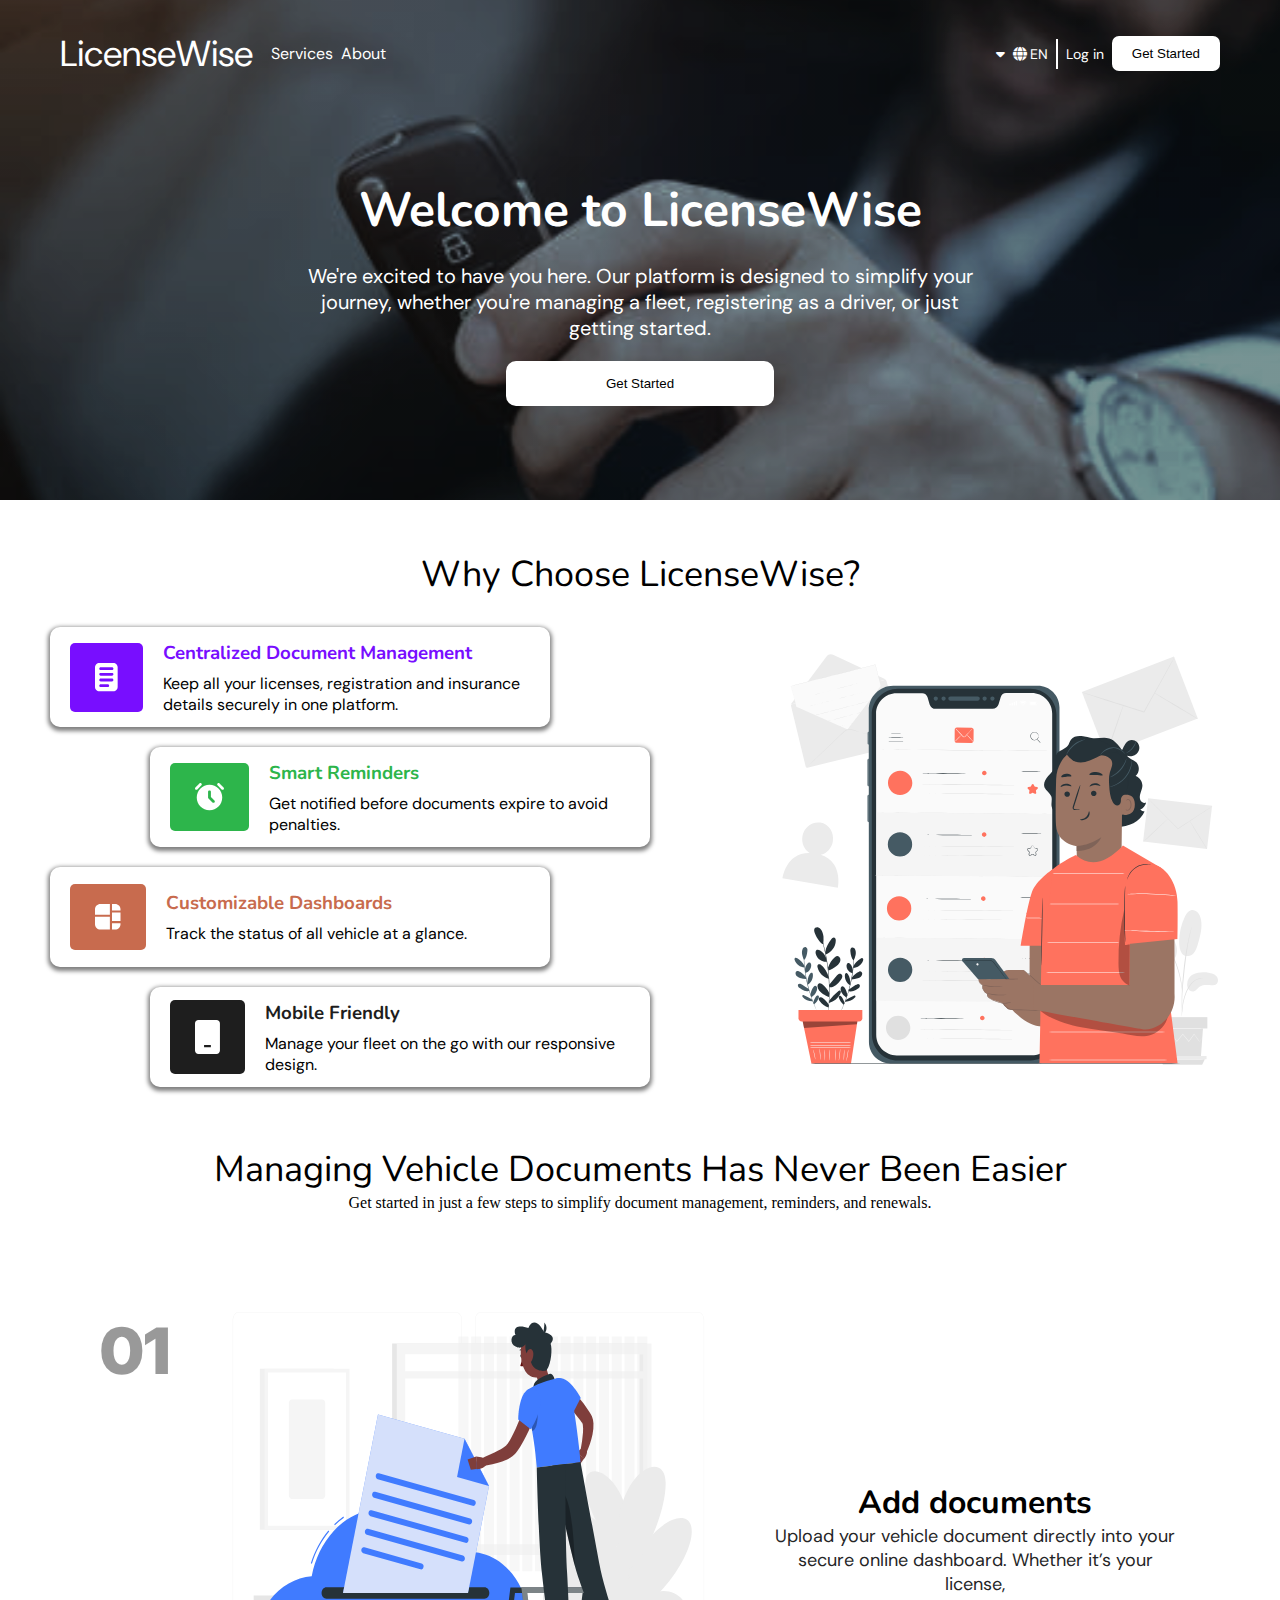
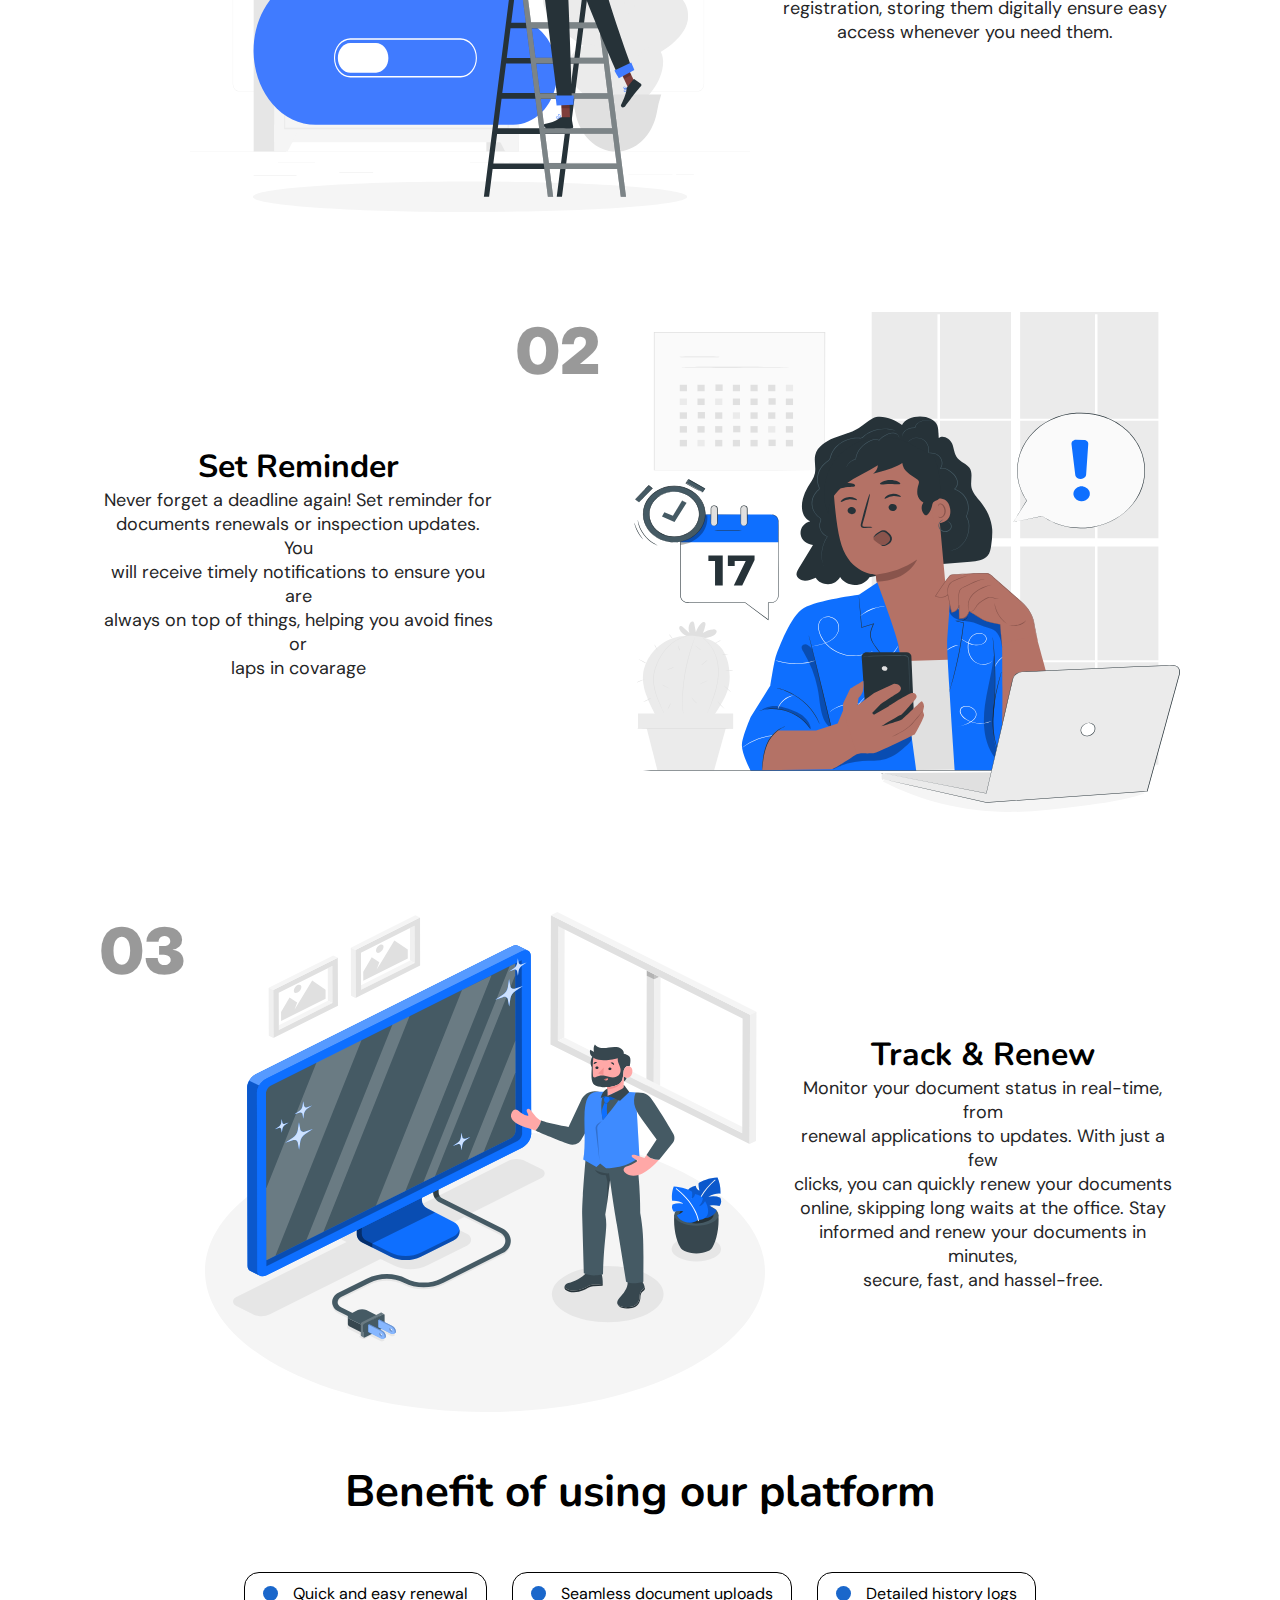
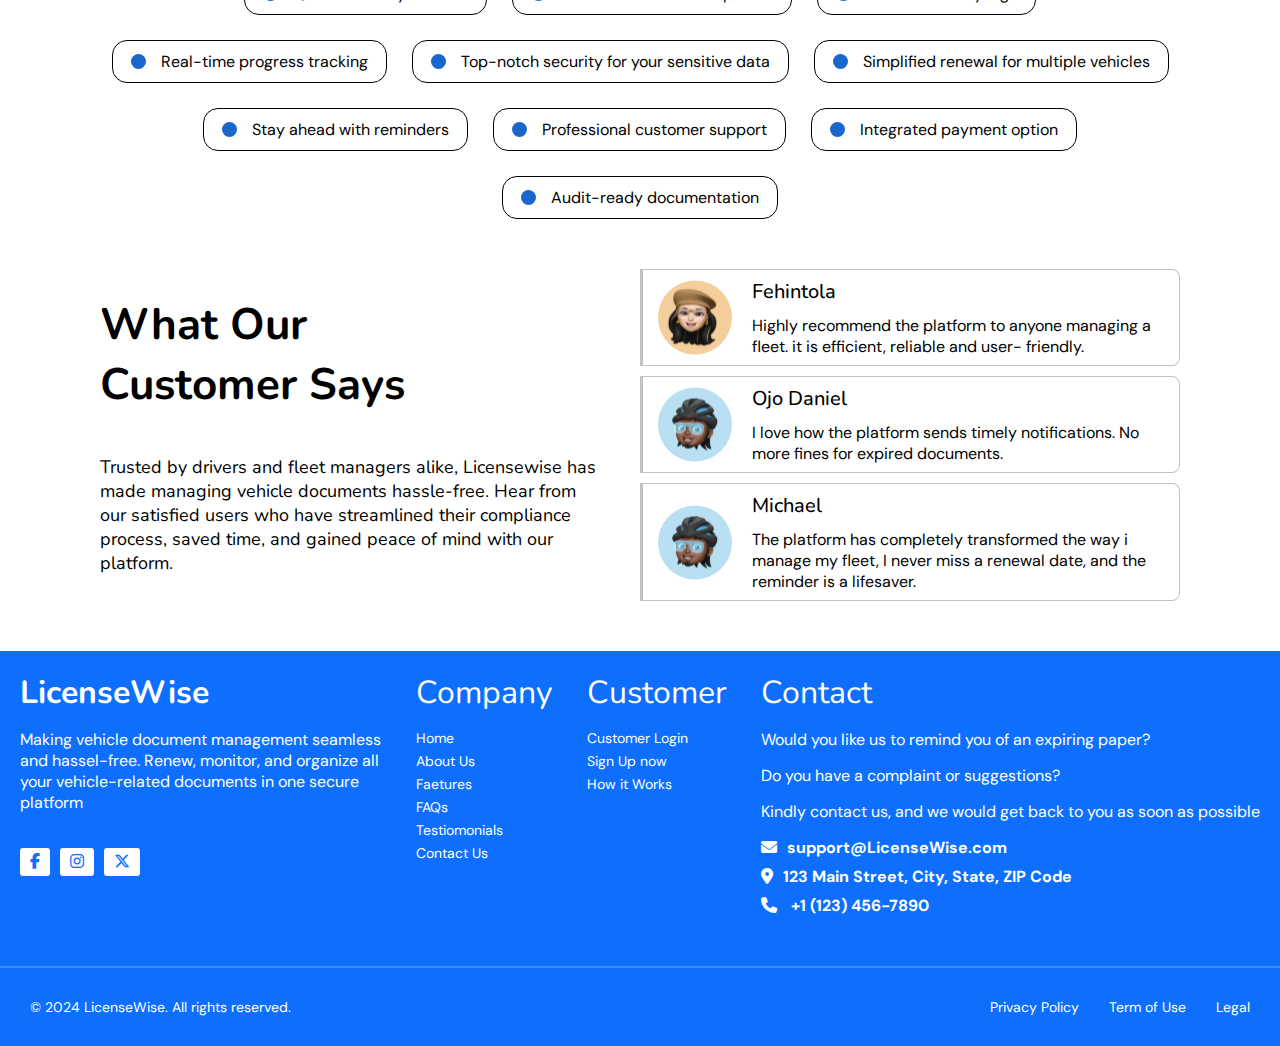
<file: Index.html>
<!Doctype html>
<html lang="en">
  <head>
    <meta charset="utf-8">
    <meta name="viewport" content="width=device-width, initial-scale=1">
    <title>LicenseWise</title>
    <!-- <link href="https://cdn.jsdelivr.net/npm/bootstrap@5.3.3/dist/css/bootstrap.min.css" rel="stylesheet" integrity="sha384-QWTKZyjpPEjISv5WaRU9OFeRpok6YctnYmDr5pNlyT2bRjXh0JMhjY6hW+ALEwIH" crossorigin="anonymous"> -->
    <link href="https://fonts.googleapis.com/css?family=Nunito:200,300,regular,500,600,700,800,900,200italic,300italic,italic,500italic,600italic,700italic,800italic,900italic" rel="stylesheet" />
    <link href="https://fonts.googleapis.com/css?family=DM+Sans:100,200,300,regular,500,600,700,800,900,100italic,200italic,300italic,italic,500italic,600italic,700italic,800italic,900italic" rel="stylesheet" />
    <link href="https://fonts.googleapis.com/css?family=Inter:100,200,300,regular,500,600,700,800,900,100italic,200italic,300italic,italic,500italic,600italic,700italic,800italic,900italic" rel="stylesheet" />
    <link rel="stylesheet" href="https://cdnjs.cloudflare.com/ajax/libs/font-awesome/6.7.1/css/all.min.css">
    <link rel="stylesheet" href="Styles.css" />
  </head>
  <body>
    <section class="head">
<div class="top">
  <div class="left">
    <span class="logo">LicenseWise</span>
    <div class="left-span">
      <a href="http://127.0.0.1:5500/Index.html#service"><span>Services</span></a>
      <a href="http://127.0.0.1:5500/Index.html#about"><span>About</span></a>
    </div>
  </div>

  <div class="right">
    <i class="fa-solid fa-caret-down"></i>
    <div class="lang">
      <i class="fa-solid fa-globe"></i>
      <span>EN</span>
    </div>
    <hr>
    <a href="#"><span>Log in</span></a>
    <button class="btn">Get Started</button>
  </div>
</div>

<div class="head-content">
      <h1>Welcome to LicenseWise</h1>
      <p>We're excited to have you here. Our platform is designed to simplify your <br> journey, whether you're managing a fleet, registering as a driver, or just <br> getting started.</p>
      <button class="btn2">Get Started</button>
    </div>

  </section>

  <section class="features">
      <span>Why Choose LicenseWise?</span>
      <div class="content">
        <div class="divs">
          <div class="box document">
            <div class="svg doc">
              <svg width="23" height="29" viewBox="0 0 23 29" fill="none" xmlns="http://www.w3.org/2000/svg">
                <path d="M4.25 0H18.4167C19.5438 0 20.6248 0.447767 21.4219 1.2448C22.2189 2.04183 22.6667 3.12283 22.6667 4.25V24.0833C22.6667 25.2105 22.2189 26.2915 21.4219 27.0885C20.6248 27.8856 19.5438 28.3333 18.4167 28.3333H4.25C3.12283 28.3333 2.04183 27.8856 1.2448 27.0885C0.447767 26.2915 0 25.2105 0 24.0833L0 4.25C0 3.12283 0.447767 2.04183 1.2448 1.2448C2.04183 0.447767 3.12283 0 4.25 0ZM5.66667 9.91667C5.29094 9.91667 4.93061 10.0659 4.66493 10.3316C4.39926 10.5973 4.25 10.9576 4.25 11.3333C4.25 11.7091 4.39926 12.0694 4.66493 12.3351C4.93061 12.6007 5.29094 12.75 5.66667 12.75H17C17.3757 12.75 17.7361 12.6007 18.0017 12.3351C18.2674 12.0694 18.4167 11.7091 18.4167 11.3333C18.4167 10.9576 18.2674 10.5973 18.0017 10.3316C17.7361 10.0659 17.3757 9.91667 17 9.91667H5.66667ZM5.66667 21.25C5.29094 21.25 4.93061 21.3993 4.66493 21.6649C4.39926 21.9306 4.25 22.2909 4.25 22.6667C4.25 23.0424 4.39926 23.4027 4.66493 23.6684C4.93061 23.9341 5.29094 24.0833 5.66667 24.0833H12.75C13.1257 24.0833 13.4861 23.9341 13.7517 23.6684C14.0174 23.4027 14.1667 23.0424 14.1667 22.6667C14.1667 22.2909 14.0174 21.9306 13.7517 21.6649C13.4861 21.3993 13.1257 21.25 12.75 21.25H5.66667ZM5.66667 4.25C5.29094 4.25 4.93061 4.39926 4.66493 4.66493C4.39926 4.93061 4.25 5.29094 4.25 5.66667C4.25 6.04239 4.39926 6.40272 4.66493 6.6684C4.93061 6.93408 5.29094 7.08333 5.66667 7.08333H17C17.3757 7.08333 17.7361 6.93408 18.0017 6.6684C18.2674 6.40272 18.4167 6.04239 18.4167 5.66667C18.4167 5.29094 18.2674 4.93061 18.0017 4.66493C17.7361 4.39926 17.3757 4.25 17 4.25H5.66667ZM5.66667 15.5833C5.29094 15.5833 4.93061 15.7326 4.66493 15.9983C4.39926 16.2639 4.25 16.6243 4.25 17C4.25 17.3757 4.39926 17.7361 4.66493 18.0017C4.93061 18.2674 5.29094 18.4167 5.66667 18.4167H17C17.3757 18.4167 17.7361 18.2674 18.0017 18.0017C18.2674 17.7361 18.4167 17.3757 18.4167 17C18.4167 16.6243 18.2674 16.2639 18.0017 15.9983C17.7361 15.7326 17.3757 15.5833 17 15.5833H5.66667Z" fill="white"/>
                </svg>
            </div>

              <div class="description">
                <h3>Centralized Document Management </h3>
                <p>Keep all your licenses, registration and insurance details securely in one platform.</p>
              </div>
          </div>
          <div class="box clock ">
            <div class="svg ck">
              <svg width="29" height="28" viewBox="0 0 29 28" fill="none" xmlns="http://www.w3.org/2000/svg">
                <path d="M15.9021 13.9188V8.81875C15.9021 8.41736 15.7661 8.08114 15.4941 7.81008C15.2221 7.53903 14.8859 7.40303 14.4854 7.40208C14.085 7.40114 13.7488 7.53714 13.4768 7.81008C13.2048 8.08303 13.0688 8.41925 13.0688 8.81875V14.45C13.0688 14.6389 13.1042 14.8221 13.175 14.9997C13.2458 15.1772 13.3521 15.3364 13.4938 15.4771L17.4604 19.4437C17.7201 19.7035 18.0507 19.8333 18.4521 19.8333C18.8535 19.8333 19.184 19.7035 19.4437 19.4437C19.7035 19.184 19.8333 18.8535 19.8333 18.4521C19.8333 18.0507 19.7035 17.7201 19.4437 17.4604L15.9021 13.9188ZM14.4854 27.2354C12.7146 27.2354 11.0561 26.8992 9.51008 26.2267C7.96403 25.5543 6.61819 24.6453 5.47258 23.4997C4.32697 22.3541 3.41794 21.0082 2.7455 19.4622C2.07306 17.9161 1.73636 16.2572 1.73542 14.4854C1.73447 12.7136 2.07117 11.0552 2.7455 9.51008C3.41983 7.96497 4.32839 6.61914 5.47117 5.47258C6.61394 4.32603 7.95978 3.417 9.50867 2.7455C11.0576 2.074 12.7165 1.73731 14.4854 1.73542C16.2544 1.73353 17.9133 2.07022 19.4622 2.7455C21.0111 3.42078 22.3569 4.32981 23.4997 5.47258C24.6424 6.61536 25.5515 7.96119 26.2267 9.51008C26.902 11.059 27.2382 12.7174 27.2354 14.4854C27.2326 16.2534 26.8964 17.9123 26.2267 19.4622C25.5571 21.012 24.6481 22.3578 23.4997 23.4997C22.3512 24.6415 21.0054 25.5505 19.4622 26.2267C17.9189 26.903 16.26 27.2392 14.4854 27.2354ZM0.389583 6.41042C0.129861 6.15069 0 5.82014 0 5.41875C0 5.01736 0.129861 4.68681 0.389583 4.42708L4.42708 0.389583C4.68681 0.129861 5.01736 0 5.41875 0C5.82014 0 6.15069 0.129861 6.41042 0.389583C6.67014 0.649305 6.8 0.979861 6.8 1.38125C6.8 1.78264 6.67014 2.11319 6.41042 2.37292L2.37292 6.41042C2.11319 6.67014 1.78264 6.8 1.38125 6.8C0.979861 6.8 0.649306 6.67014 0.389583 6.41042ZM28.5813 6.41042C28.3215 6.67014 27.991 6.8 27.5896 6.8C27.1882 6.8 26.8576 6.67014 26.5979 6.41042L22.5604 2.37292C22.3007 2.11319 22.1708 1.78264 22.1708 1.38125C22.1708 0.979861 22.3007 0.649305 22.5604 0.389583C22.8201 0.129861 23.1507 0 23.5521 0C23.9535 0 24.284 0.129861 24.5438 0.389583L28.5813 4.42708C28.841 4.68681 28.9708 5.01736 28.9708 5.41875C28.9708 5.82014 28.841 6.15069 28.5813 6.41042Z" fill="white"/>
                </svg>
                
            </div>

              <div class="description">
                <h3>Smart Reminders</h3>
                <p>Get notified before documents expire to avoid penalties.</p>
              </div>
          </div>
          <div class="box dashboard">
            <div class="svg dash">
              <svg width="26" height="26" viewBox="0 0 26 26" fill="none" xmlns="http://www.w3.org/2000/svg">
                <path d="M5.3125 0C3.90354 0 2.55228 0.559708 1.556 1.556C0.559708 2.55228 0 3.90354 0 5.3125V10.625H14.875V0H5.3125ZM17 17H25.5V8.5H17V17ZM25.5 19.125H17V25.5H20.1875C21.5965 25.5 22.9477 24.9403 23.944 23.944C24.9403 22.9477 25.5 21.5965 25.5 20.1875V19.125ZM25.5 5.3125V6.375H17V0H20.1875C21.5965 0 22.9477 0.559708 23.944 1.556C24.9403 2.55228 25.5 3.90354 25.5 5.3125ZM14.875 12.75H0V20.1875C0 21.5965 0.559708 22.9477 1.556 23.944C2.55228 24.9403 3.90354 25.5 5.3125 25.5H14.875V12.75Z" fill="white"/>
                </svg>                
          </div>

              <div class="description">
                <h3>Customizable Dashboards</h3>
                <p>Track the status of all vehicle at a glance.</p>
              </div>
          </div>
          <div class="box mobile ">
            <div class="svg mb">
              <svg width="25" height="34" viewBox="0 0 25 34" fill="none" xmlns="http://www.w3.org/2000/svg">
                <path fill-rule="evenodd" clip-rule="evenodd" d="M0 3.4C0 2.49826 0.358213 1.63346 0.995837 0.995837C1.63346 0.358213 2.49826 0 3.4 0L21.5333 0C22.4351 0 23.2999 0.358213 23.9375 0.995837C24.5751 1.63346 24.9333 2.49826 24.9333 3.4V30.6C24.9333 31.5017 24.5751 32.3665 23.9375 33.0042C23.2999 33.6418 22.4351 34 21.5333 34H3.4C2.49826 34 1.63346 33.6418 0.995837 33.0042C0.358213 32.3665 0 31.5017 0 30.6V3.4ZM9.06667 27.2H15.8667V24.9333H9.06667V27.2Z" fill="white"/>
                </svg>                
            </div>

              <div class="description">
                <h3>Mobile Friendly</h3>
                <p>Manage  your fleet on the go with our responsive design.</p>
              </div>
          </div>
        </div>

        <div class="img">
          <img src="/Images/Features Img.svg" alt="">
        </div>
      </div>
    </section>

    <section class="management" id="about">
      <div class="heading">
        <span>Managing Vehicle Documents Has Never Been Easier</span>
        <p>Get started in just a few steps to simplify document management, reminders, and renewals.  </p>
      </div>

      <div class="document">
        <h1>01</h1>
        <div class="img-text">
          <img src="/Images/Adding docs.svg" alt="">
          <div class="text">
            <h4>Add documents</h4>
            <p>Upload your vehicle document directly into your <br> secure online dashboard. Whether it’s your license, <br> registration, storing them digitally ensure easy <br> access  whenever you need them.</p>
          </div>
        </div>
      </div>

      <div class="reminder">
        <div class="text">
            <h4>Set Reminder</h4>
            <p>Never forget a deadline again! Set reminder for <br>documents renewals or inspection updates. You <br>will receive timely notifications to ensure you are <br>always on top of things, helping you avoid fines or <br>laps in covarage</p>
          </div>
        <div class="img-text">
          <h1>02</h1>
          <img src="/Images/Reminder Img.svg" alt="">
        </div>
      </div>

      <div class="track">
        <h1>03</h1>
        <div class="img-text">
          <img src="/Images/Track Img.svg" alt="">
          <div class="text">
            <h4>Track &  Renew</h4>
            <p>Monitor your document status in real-time, from <br>renewal applications to updates. With just a few <br>clicks, you can quickly renew your documents <br>online, skipping long waits at the office. Stay <br>informed and renew your documents in minutes,<br>secure, fast, and hassel-free.</p>
          </div>
        </div>
      </div>

    </section>

    <section class="benefit" id="service">
      <h1>Benefit of using our platform</h1>
      <div class="flex">
        <div class="small box1">
          <div class="circle"></div>
          <span>Quick and easy renewal</span>
        </div>
        <div class="small box2">
          <div class="circle"></div>
          <span>Seamless document uploads</span>
        </div>
        <div class="small box3">
          <div class="circle"></div>
          <span>Detailed history logs</span>
        </div>
        <div class="small box4">
          <div class="circle"></div>
          <span>Real-time progress tracking</span>
        </div>
        <div class="small box5">
          <div class="circle"></div>
          <span>Top-notch security for your sensitive data</span>
        </div>
        <div class="small box6"><div class="circle"></div>
          <span>Simplified renewal for multiple vehicles </span>
        </div>
        <div class="small box7"><div class="circle"></div>
          <span>Stay ahead with reminders</span>
        </div>
        <div class="small box8"><div class="circle"></div>
          <span>Professional customer support</span>
        </div>
        <div class="small box9"><div class="circle"></div>
          <span>Integrated payment option</span>
        </div>
        <div class="small box10"><div class="circle"></div>
          <span>Audit-ready documentation</span>
        </div>
        
      </div>
    </section>


    <section class="service">
      <div class="left">
        <h1>What Our <br>
          Customer Says</h1>
          <p>Trusted by drivers and fleet managers alike, Licensewise has <br> made managing vehicle documents hassle-free. Hear from <br>our satisfied users who have streamlined their compliance <br> process, saved time, and gained peace of mind with our <br>platform.</p>
      </div>

      <div class="right">
        <div class="mid con">
          <img src="/Images/Av3.svg" alt="">
          <div class="av-text">
            <span>Fehintola</span>
            <p>Highly recommend the platform to anyone managing a fleet. it is efficient, reliable and user- friendly.</p>
          </div>
        </div>
        <div class="mid con">
          <img src="/Images/Av2.svg" alt="">
          <div class="av-text">
            <span>Ojo Daniel</span>
            <p>I love how the platform sends timely notifications. No more fines for expired documents.</p>
        </div>
        </div>
        <div class="mid con">
          <img src="/Images/Av2.svg" alt="">
          <div class="av-text">
            <span>Michael</span>
            <p>The platform has completely transformed the way i manage my fleet, I never miss a renewal date, and the reminder is a lifesaver.</p>
        </div>
      </div>
    </section>

    <footer>
      <div class="top">
        <div class="p first">
          <h1>LicenseWise</h1>
          <p>Making vehicle document management seamless <br>and hassel-free. Renew, monitor, and organize all <br>your vehicle-related documents in one secure <br>platform </p>
          <div class="socials">
            <a href="#" target="_blank" class="social-box"><i class="fa-brands fa-facebook-f"></i></a>
            <a href="#" target="_blank" class="social-box"><i class="fa-brands fa-instagram"></i></a>
            <a href="#" target="_blank" class="social-box"><i class="fa-brands fa-x-twitter"></i></a>
            <!-- <a href="#">
              <i class="fa fa-linkedin"></i>
            </a> -->
          </div>
        </div>
        <div class="p">
          <span>Company</span>
          <ul class="list">
            <a href="#"><li>Home</li></a>
            <a href="#"><li>About Us</li></a>
            <a href="#"><li>Faetures</li></a>
            <a href="#"><li>FAQs</li></a>
            <a href="#"><li>Testiomonials</li></a>
            <a href="#"><li>Contact Us</li></a>
            </ul>
        </div>
        <div class="p">
          <span>Customer</span>
          <ul class="list">
            <a href="#"><li>Customer Login</li></a>
            <a href="#"><li>Sign Up now</li></a>
            <a href="#"><li>How it Works</li></a>
          </ul>
        </div>
        <div class="p fourth">
          <span>Contact</span>
          <p>Would you like us to remind you of an expiring paper? </p>
          <p>Do you have a complaint or suggestions? </p>
          <p>Kindly contact us, and we would get back to you as soon as possible</p>
          <ul class="info">
            <a href="#"><li><i class="fa-solid fa-envelope"></i>support@LicenseWise.com</li></a>
            <a href="#"><li><i class="fa-solid fa-location-dot"></i>123 Main Street, City, State, ZIP Code</li></a>
            <a href="#"><li><i class="fa-solid fa-phone"></i> +1 (123) 456-7890</li></a>
          </ul>
        </div>
      </div>

      <hr>

      <div class="bottom">
        <div class="left">
          <p>© 2024 LicenseWise. All rights reserved.</p>
        </div>
        <div class="right">
          <ul>
            <a href="#"><li>Privacy Policy</li></a>
            <a href="#"><li>Term of Use</li></a>
            <a href="#"><li>Legal</li></a>
          </ul>
        </div>
      </div>
    </footer>
     
  </body>
</html>
</file>
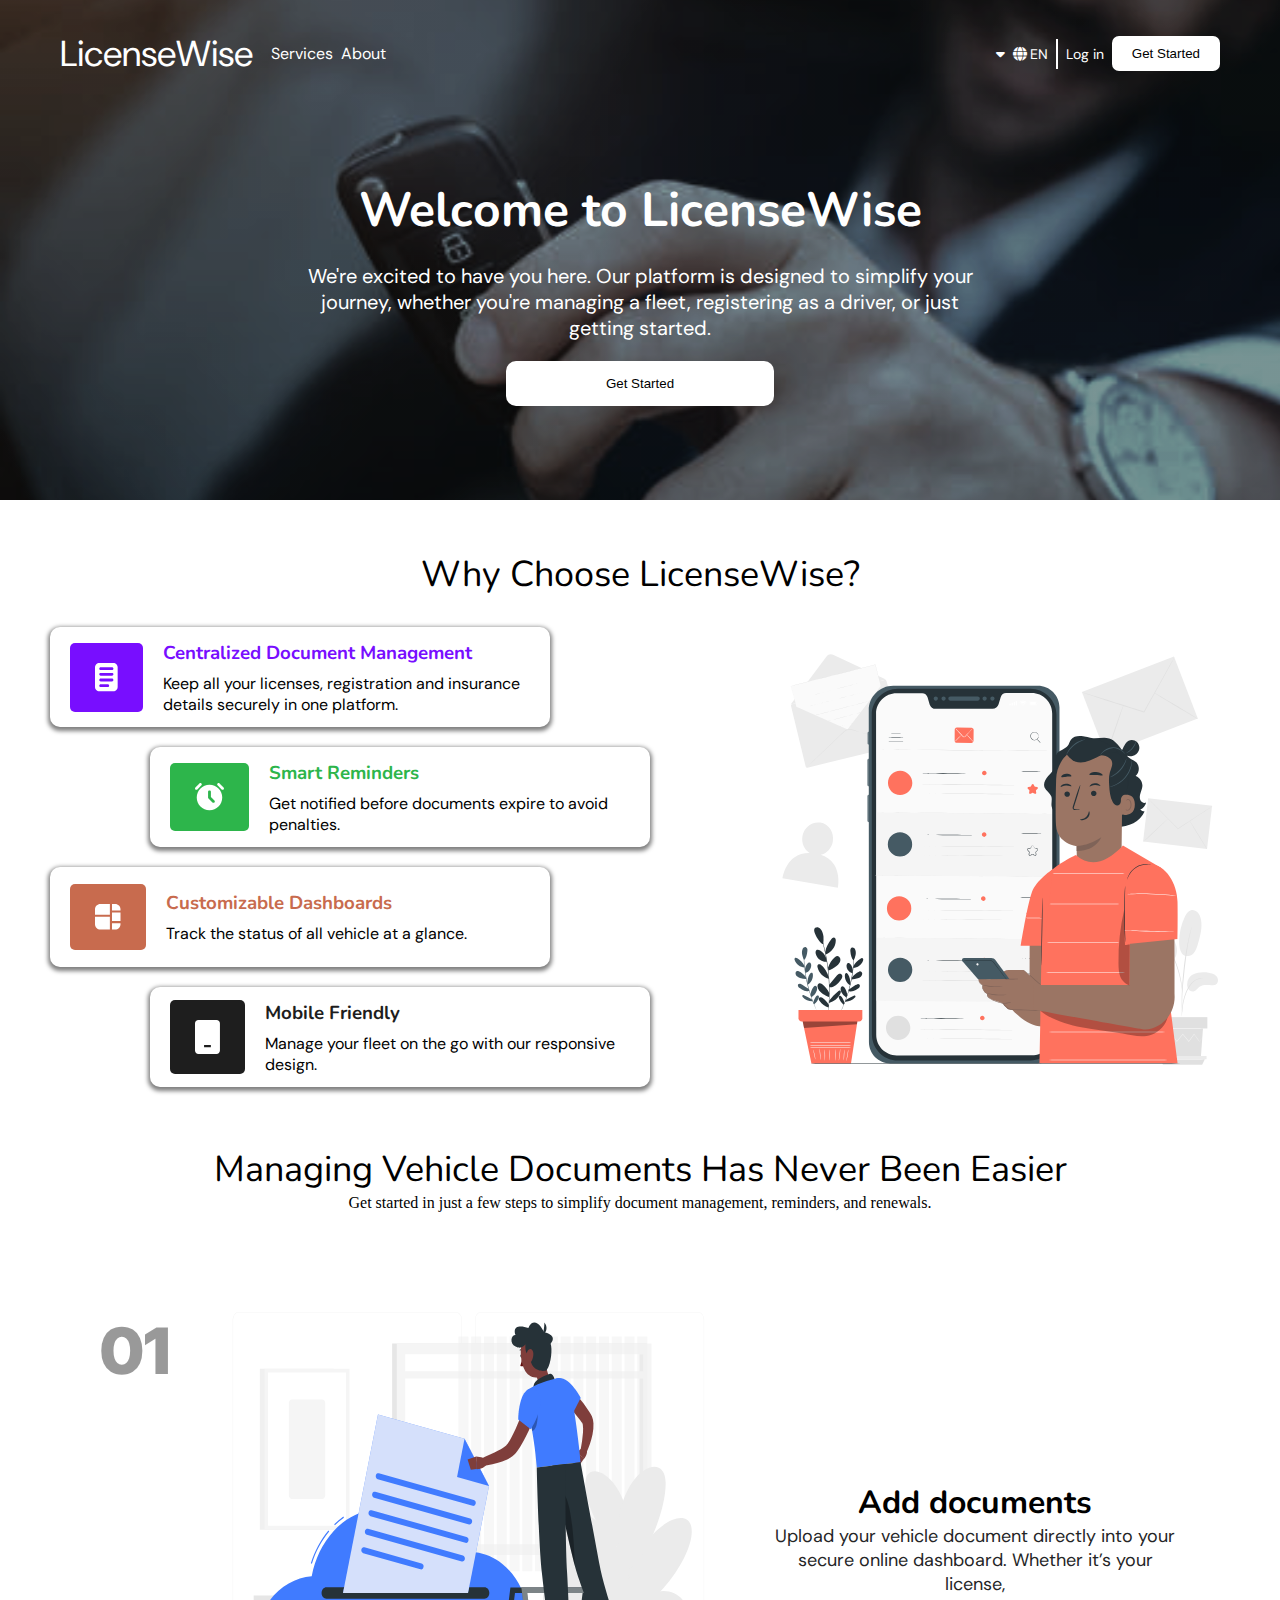
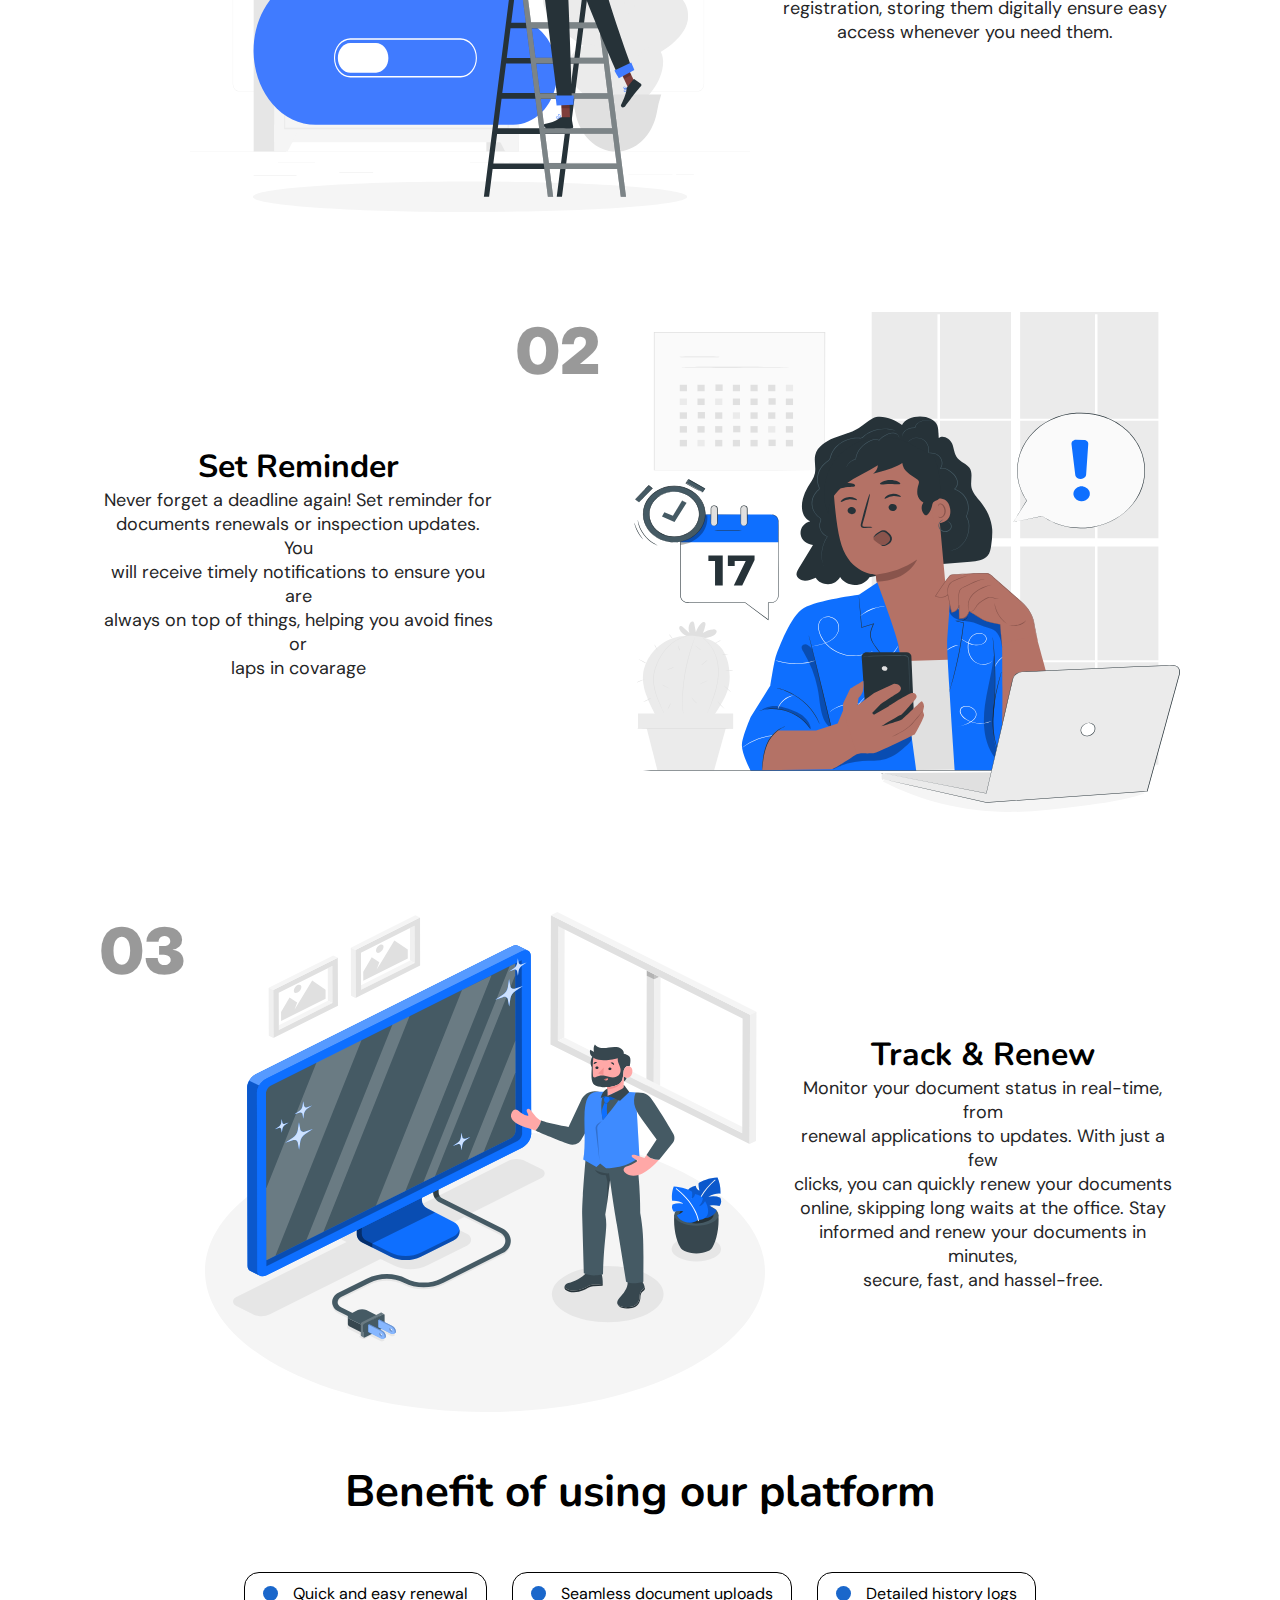
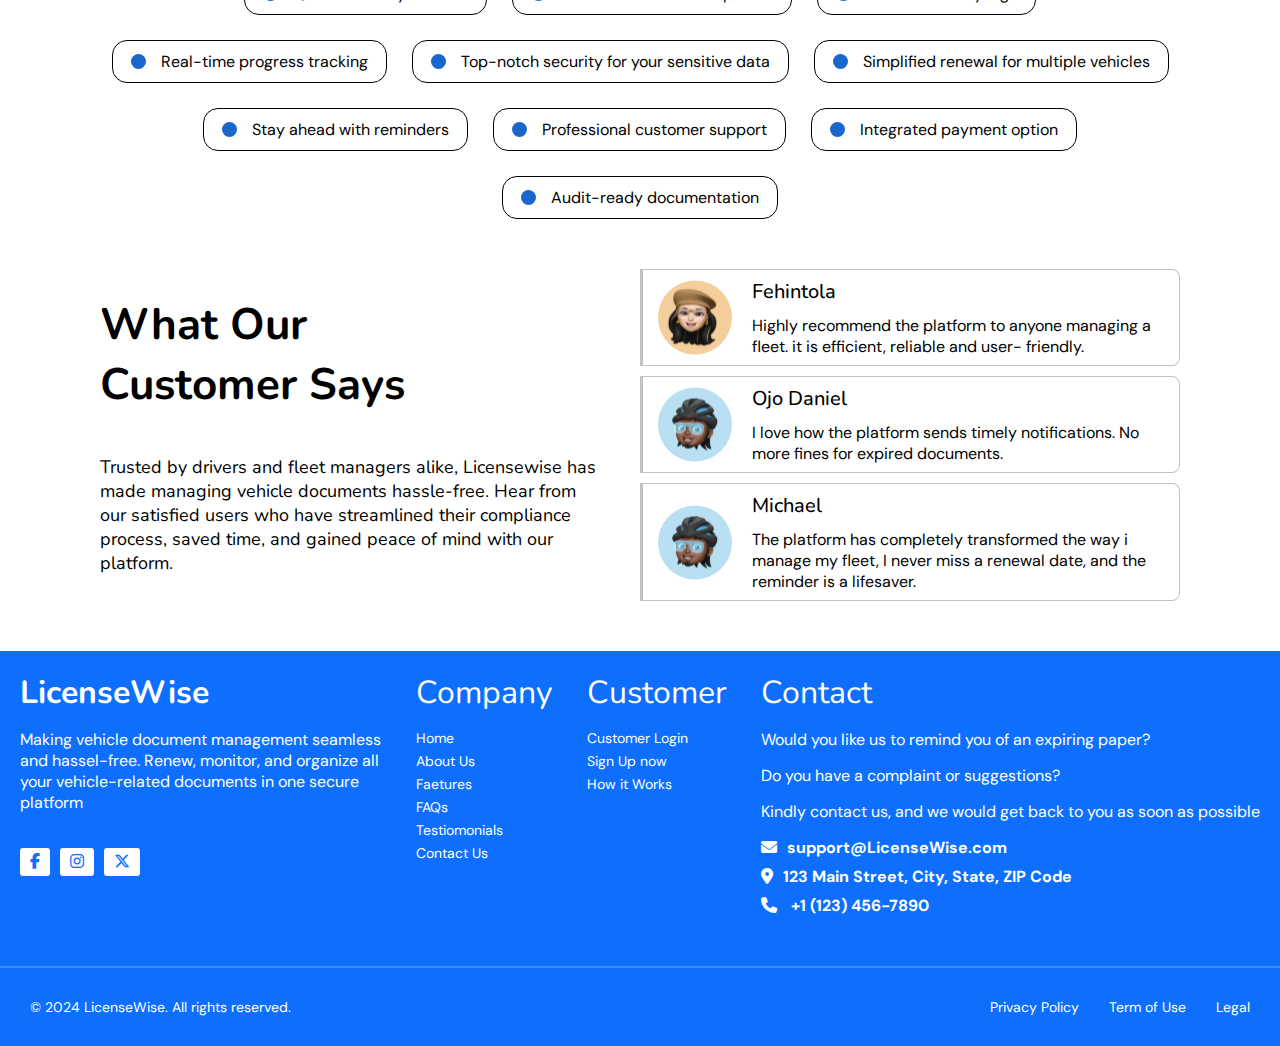
<file: html/Index.html>
<!Doctype html>
<html lang="en">
  <head>
    <meta charset="utf-8">
    <meta name="viewport" content="width=device-width, initial-scale=1">
    <title>LicenseWise</title>
    <!-- <link href="https://cdn.jsdelivr.net/npm/bootstrap@5.3.3/dist/css/bootstrap.min.css" rel="stylesheet" integrity="sha384-QWTKZyjpPEjISv5WaRU9OFeRpok6YctnYmDr5pNlyT2bRjXh0JMhjY6hW+ALEwIH" crossorigin="anonymous"> -->
    <link href="https://fonts.googleapis.com/css?family=Nunito:200,300,regular,500,600,700,800,900,200italic,300italic,italic,500italic,600italic,700italic,800italic,900italic" rel="stylesheet" />
    <link href="https://fonts.googleapis.com/css?family=DM+Sans:100,200,300,regular,500,600,700,800,900,100italic,200italic,300italic,italic,500italic,600italic,700italic,800italic,900italic" rel="stylesheet" />
    <link href="https://fonts.googleapis.com/css?family=Inter:100,200,300,regular,500,600,700,800,900,100italic,200italic,300italic,italic,500italic,600italic,700italic,800italic,900italic" rel="stylesheet" />
    <link rel="stylesheet" href="https://cdnjs.cloudflare.com/ajax/libs/font-awesome/6.7.1/css/all.min.css">
    <link rel="stylesheet" href="css/Styles.css" />
  </head>
  <body>
    <section class="head">
<div class="top">
  <div class="left">
    <span class="logo">LicenseWise</span>
    <div class="left-span">
      <a href="http://127.0.0.1:5500/Index.html#service"><span>Services</span></a>
      <a href="http://127.0.0.1:5500/Index.html#about"><span>About</span></a>
    </div>
  </div>

  <div class="right">
    <i class="fa-solid fa-caret-down"></i>
    <div class="lang">
      <i class="fa-solid fa-globe"></i>
      <span>EN</span>
    </div>
    <hr>
    <a href="#"><span>Log in</span></a>
    <button class="btn">Get Started</button>
  </div>
</div>

<div class="head-content">
      <h1>Welcome to LicenseWise</h1>
      <p>We're excited to have you here. Our platform is designed to simplify your <br> journey, whether you're managing a fleet, registering as a driver, or just <br> getting started.</p>
      <button class="btn2">Get Started</button>
    </div>
  </section>

  <section class="features">
      <span>Why Choose LicenseWise?</span>
      <div class="content">
        <div class="divs">
          <div class="box document">
            <div class="svg doc">
              <svg width="23" height="29" viewBox="0 0 23 29" fill="none" xmlns="http://www.w3.org/2000/svg">
                <path d="M4.25 0H18.4167C19.5438 0 20.6248 0.447767 21.4219 1.2448C22.2189 2.04183 22.6667 3.12283 22.6667 4.25V24.0833C22.6667 25.2105 22.2189 26.2915 21.4219 27.0885C20.6248 27.8856 19.5438 28.3333 18.4167 28.3333H4.25C3.12283 28.3333 2.04183 27.8856 1.2448 27.0885C0.447767 26.2915 0 25.2105 0 24.0833L0 4.25C0 3.12283 0.447767 2.04183 1.2448 1.2448C2.04183 0.447767 3.12283 0 4.25 0ZM5.66667 9.91667C5.29094 9.91667 4.93061 10.0659 4.66493 10.3316C4.39926 10.5973 4.25 10.9576 4.25 11.3333C4.25 11.7091 4.39926 12.0694 4.66493 12.3351C4.93061 12.6007 5.29094 12.75 5.66667 12.75H17C17.3757 12.75 17.7361 12.6007 18.0017 12.3351C18.2674 12.0694 18.4167 11.7091 18.4167 11.3333C18.4167 10.9576 18.2674 10.5973 18.0017 10.3316C17.7361 10.0659 17.3757 9.91667 17 9.91667H5.66667ZM5.66667 21.25C5.29094 21.25 4.93061 21.3993 4.66493 21.6649C4.39926 21.9306 4.25 22.2909 4.25 22.6667C4.25 23.0424 4.39926 23.4027 4.66493 23.6684C4.93061 23.9341 5.29094 24.0833 5.66667 24.0833H12.75C13.1257 24.0833 13.4861 23.9341 13.7517 23.6684C14.0174 23.4027 14.1667 23.0424 14.1667 22.6667C14.1667 22.2909 14.0174 21.9306 13.7517 21.6649C13.4861 21.3993 13.1257 21.25 12.75 21.25H5.66667ZM5.66667 4.25C5.29094 4.25 4.93061 4.39926 4.66493 4.66493C4.39926 4.93061 4.25 5.29094 4.25 5.66667C4.25 6.04239 4.39926 6.40272 4.66493 6.6684C4.93061 6.93408 5.29094 7.08333 5.66667 7.08333H17C17.3757 7.08333 17.7361 6.93408 18.0017 6.6684C18.2674 6.40272 18.4167 6.04239 18.4167 5.66667C18.4167 5.29094 18.2674 4.93061 18.0017 4.66493C17.7361 4.39926 17.3757 4.25 17 4.25H5.66667ZM5.66667 15.5833C5.29094 15.5833 4.93061 15.7326 4.66493 15.9983C4.39926 16.2639 4.25 16.6243 4.25 17C4.25 17.3757 4.39926 17.7361 4.66493 18.0017C4.93061 18.2674 5.29094 18.4167 5.66667 18.4167H17C17.3757 18.4167 17.7361 18.2674 18.0017 18.0017C18.2674 17.7361 18.4167 17.3757 18.4167 17C18.4167 16.6243 18.2674 16.2639 18.0017 15.9983C17.7361 15.7326 17.3757 15.5833 17 15.5833H5.66667Z" fill="white"/>
                </svg>
            </div>

              <div class="description">
                <h3>Centralized Document Management </h3>
                <p>Keep all your licenses, registration and insurance details securely in one platform.</p>
              </div>
          </div>
          <div class="box clock ">
            <div class="svg ck">
              <svg width="29" height="28" viewBox="0 0 29 28" fill="none" xmlns="http://www.w3.org/2000/svg">
                <path d="M15.9021 13.9188V8.81875C15.9021 8.41736 15.7661 8.08114 15.4941 7.81008C15.2221 7.53903 14.8859 7.40303 14.4854 7.40208C14.085 7.40114 13.7488 7.53714 13.4768 7.81008C13.2048 8.08303 13.0688 8.41925 13.0688 8.81875V14.45C13.0688 14.6389 13.1042 14.8221 13.175 14.9997C13.2458 15.1772 13.3521 15.3364 13.4938 15.4771L17.4604 19.4437C17.7201 19.7035 18.0507 19.8333 18.4521 19.8333C18.8535 19.8333 19.184 19.7035 19.4437 19.4437C19.7035 19.184 19.8333 18.8535 19.8333 18.4521C19.8333 18.0507 19.7035 17.7201 19.4437 17.4604L15.9021 13.9188ZM14.4854 27.2354C12.7146 27.2354 11.0561 26.8992 9.51008 26.2267C7.96403 25.5543 6.61819 24.6453 5.47258 23.4997C4.32697 22.3541 3.41794 21.0082 2.7455 19.4622C2.07306 17.9161 1.73636 16.2572 1.73542 14.4854C1.73447 12.7136 2.07117 11.0552 2.7455 9.51008C3.41983 7.96497 4.32839 6.61914 5.47117 5.47258C6.61394 4.32603 7.95978 3.417 9.50867 2.7455C11.0576 2.074 12.7165 1.73731 14.4854 1.73542C16.2544 1.73353 17.9133 2.07022 19.4622 2.7455C21.0111 3.42078 22.3569 4.32981 23.4997 5.47258C24.6424 6.61536 25.5515 7.96119 26.2267 9.51008C26.902 11.059 27.2382 12.7174 27.2354 14.4854C27.2326 16.2534 26.8964 17.9123 26.2267 19.4622C25.5571 21.012 24.6481 22.3578 23.4997 23.4997C22.3512 24.6415 21.0054 25.5505 19.4622 26.2267C17.9189 26.903 16.26 27.2392 14.4854 27.2354ZM0.389583 6.41042C0.129861 6.15069 0 5.82014 0 5.41875C0 5.01736 0.129861 4.68681 0.389583 4.42708L4.42708 0.389583C4.68681 0.129861 5.01736 0 5.41875 0C5.82014 0 6.15069 0.129861 6.41042 0.389583C6.67014 0.649305 6.8 0.979861 6.8 1.38125C6.8 1.78264 6.67014 2.11319 6.41042 2.37292L2.37292 6.41042C2.11319 6.67014 1.78264 6.8 1.38125 6.8C0.979861 6.8 0.649306 6.67014 0.389583 6.41042ZM28.5813 6.41042C28.3215 6.67014 27.991 6.8 27.5896 6.8C27.1882 6.8 26.8576 6.67014 26.5979 6.41042L22.5604 2.37292C22.3007 2.11319 22.1708 1.78264 22.1708 1.38125C22.1708 0.979861 22.3007 0.649305 22.5604 0.389583C22.8201 0.129861 23.1507 0 23.5521 0C23.9535 0 24.284 0.129861 24.5438 0.389583L28.5813 4.42708C28.841 4.68681 28.9708 5.01736 28.9708 5.41875C28.9708 5.82014 28.841 6.15069 28.5813 6.41042Z" fill="white"/>
                </svg>
            </div>

              <div class="description">
                <h3>Smart Reminders</h3>
                <p>Get notified before documents expire to avoid penalties.</p>
              </div>
          </div>
          <div class="box dashboard">
            <div class="svg dash">
              <svg width="26" height="26" viewBox="0 0 26 26" fill="none" xmlns="http://www.w3.org/2000/svg">
                <path d="M5.3125 0C3.90354 0 2.55228 0.559708 1.556 1.556C0.559708 2.55228 0 3.90354 0 5.3125V10.625H14.875V0H5.3125ZM17 17H25.5V8.5H17V17ZM25.5 19.125H17V25.5H20.1875C21.5965 25.5 22.9477 24.9403 23.944 23.944C24.9403 22.9477 25.5 21.5965 25.5 20.1875V19.125ZM25.5 5.3125V6.375H17V0H20.1875C21.5965 0 22.9477 0.559708 23.944 1.556C24.9403 2.55228 25.5 3.90354 25.5 5.3125ZM14.875 12.75H0V20.1875C0 21.5965 0.559708 22.9477 1.556 23.944C2.55228 24.9403 3.90354 25.5 5.3125 25.5H14.875V12.75Z" fill="white"/>
                </svg>                
          </div>

              <div class="description">
                <h3>Customizable Dashboards</h3>
                <p>Track the status of all vehicle at a glance.</p>
              </div>
          </div>
          <div class="box mobile ">
            <div class="svg mb">
              <svg width="25" height="34" viewBox="0 0 25 34" fill="none" xmlns="http://www.w3.org/2000/svg">
                <path fill-rule="evenodd" clip-rule="evenodd" d="M0 3.4C0 2.49826 0.358213 1.63346 0.995837 0.995837C1.63346 0.358213 2.49826 0 3.4 0L21.5333 0C22.4351 0 23.2999 0.358213 23.9375 0.995837C24.5751 1.63346 24.9333 2.49826 24.9333 3.4V30.6C24.9333 31.5017 24.5751 32.3665 23.9375 33.0042C23.2999 33.6418 22.4351 34 21.5333 34H3.4C2.49826 34 1.63346 33.6418 0.995837 33.0042C0.358213 32.3665 0 31.5017 0 30.6V3.4ZM9.06667 27.2H15.8667V24.9333H9.06667V27.2Z" fill="white"/>
                </svg>                
            </div>

              <div class="description">
                <h3>Mobile Friendly</h3>
                <p>Manage  your fleet on the go with our responsive design.</p>
              </div>
          </div>
        </div>

        <div class="img">
          <img src="/Images/Features Img.svg" alt="">
        </div>
      </div>
    </section>

    <section class="management" id="about">
      <div class="heading">
        <span>Managing Vehicle Documents Has Never Been Easier</span>
        <p>Get started in just a few steps to simplify document management, reminders, and renewals.  </p>
      </div>

      <div class="document">
        <h1>01</h1>
        <div class="img-text">
          <img src="/Images/Adding docs.svg" alt="">
          <div class="text">
            <h4>Add documents</h4>
            <p>Upload your vehicle document directly into your <br> secure online dashboard. Whether it’s your license, <br> registration, storing them digitally ensure easy <br> access  whenever you need them.</p>
          </div>
        </div>
      </div>

      <div class="reminder">
        <div class="text">
            <h4>Set Reminder</h4>
            <p>Never forget a deadline again! Set reminder for <br>documents renewals or inspection updates. You <br>will receive timely notifications to ensure you are <br>always on top of things, helping you avoid fines or <br>laps in covarage</p>
          </div>
        <div class="img-text">
          <h1>02</h1>
          <img src="/Images/Reminder Img.svg" alt="">
        </div>
      </div>

      <div class="track">
        <h1>03</h1>
        <div class="img-text">
          <img src="/Images/Track Img.svg" alt="">
          <div class="text">
            <h4>Track &  Renew</h4>
            <p>Monitor your document status in real-time, from <br>renewal applications to updates. With just a few <br>clicks, you can quickly renew your documents <br>online, skipping long waits at the office. Stay <br>informed and renew your documents in minutes,<br>secure, fast, and hassel-free.</p>
          </div>
        </div>
      </div>

    </section>

    <section class="benefit" id="service">
      <h1>Benefit of using our platform</h1>
      <div class="flex">
        <div class="small box1">
          <div class="circle"></div>
          <span>Quick and easy renewal</span>
        </div>
        <div class="small box2">
          <div class="circle"></div>
          <span>Seamless document uploads</span>
        </div>
        <div class="small box3">
          <div class="circle"></div>
          <span>Detailed history logs</span>
        </div>
        <div class="small box4">
          <div class="circle"></div>
          <span>Real-time progress tracking</span>
        </div>
        <div class="small box5">
          <div class="circle"></div>
          <span>Top-notch security for your sensitive data</span>
        </div>
        <div class="small box6"><div class="circle"></div>
          <span>Simplified renewal for multiple vehicles </span>
        </div>
        <div class="small box7"><div class="circle"></div>
          <span>Stay ahead with reminders</span>
        </div>
        <div class="small box8"><div class="circle"></div>
          <span>Professional customer support</span>
        </div>
        <div class="small box9"><div class="circle"></div>
          <span>Integrated payment option</span>
        </div>
        <div class="small box10"><div class="circle"></div>
          <span>Audit-ready documentation</span>
        </div>
        
      </div>
    </section>


    <section class="service">
      <div class="left">
        <h1>What Our <br>
          Customer Says</h1>
          <p>Trusted by drivers and fleet managers alike, Licensewise has <br> made managing vehicle documents hassle-free. Hear from <br>our satisfied users who have streamlined their compliance <br> process, saved time, and gained peace of mind with our <br>platform.</p>
      </div>

      <div class="right">
        <div class="mid con">
          <img src="/Images/Av3.svg" alt="">
          <div class="av-text">
            <span>Fehintola</span>
            <p>Highly recommend the platform to anyone managing a fleet. it is efficient, reliable and user- friendly.</p>
          </div>
        </div>
        <div class="mid con">
          <img src="/Images/Av2.svg" alt="">
          <div class="av-text">
            <span>Ojo Daniel</span>
            <p>I love how the platform sends timely notifications. No more fines for expired documents.</p>
        </div>
        </div>
        <div class="mid con">
          <img src="/Images/Av2.svg" alt="">
          <div class="av-text">
            <span>Michael</span>
            <p>The platform has completely transformed the way i manage my fleet, I never miss a renewal date, and the reminder is a lifesaver.</p>
        </div>
      </div>
    </section>

    <footer>
      <div class="top">
        <div class="p first">
          <h1>LicenseWise</h1>
          <p>Making vehicle document management seamless <br>and hassel-free. Renew, monitor, and organize all <br>your vehicle-related documents in one secure <br>platform </p>
          <div class="socials">
            <a href="#" target="_blank" class="social-box"><i class="fa-brands fa-facebook-f"></i></a>
            <a href="#" target="_blank" class="social-box"><i class="fa-brands fa-instagram"></i></a>
            <a href="#" target="_blank" class="social-box"><i class="fa-brands fa-x-twitter"></i></a>
            <!-- <a href="#">
              <i class="fa fa-linkedin"></i>
            </a> -->
          </div>
        </div>
        <div class="p">
          <span>Company</span>
          <ul class="list">
            <a href="#"><li>Home</li></a>
            <a href="#"><li>About Us</li></a>
            <a href="#"><li>Faetures</li></a>
            <a href="#"><li>FAQs</li></a>
            <a href="#"><li>Testiomonials</li></a>
            <a href="#"><li>Contact Us</li></a>
            </ul>
        </div>
        <div class="p">
          <span>Customer</span>
          <ul class="list">
            <a href="#"><li>Customer Login</li></a>
            <a href="#"><li>Sign Up now</li></a>
            <a href="#"><li>How it Works</li></a>
          </ul>
        </div>
        <div class="p fourth">
          <span>Contact</span>
          <p>Would you like us to remind you of an expiring paper? </p>
          <p>Do you have a complaint or suggestions? </p>
          <p>Kindly contact us, and we would get back to you as soon as possible</p>
          <ul class="info">
            <a href="#"><li><i class="fa-solid fa-envelope"></i>support@LicenseWise.com</li></a>
            <a href="#"><li><i class="fa-solid fa-location-dot"></i>123 Main Street, City, State, ZIP Code</li></a>
            <a href="#"><li><i class="fa-solid fa-phone"></i> +1 (123) 456-7890</li></a>
          </ul>
        </div>
      </div>

      <hr>

      <div class="bottom">
        <div class="left">
          <p>© 2024 LicenseWise. All rights reserved.</p>
        </div>
        <div class="right">
          <ul>
            <a href="#"><li>Privacy Policy</li></a>
            <a href="#"><li>Term of Use</li></a>
            <a href="#"><li>Legal</li></a>
          </ul>
        </div>
      </div>
    </footer>
     
  </body>
</html>
</file>
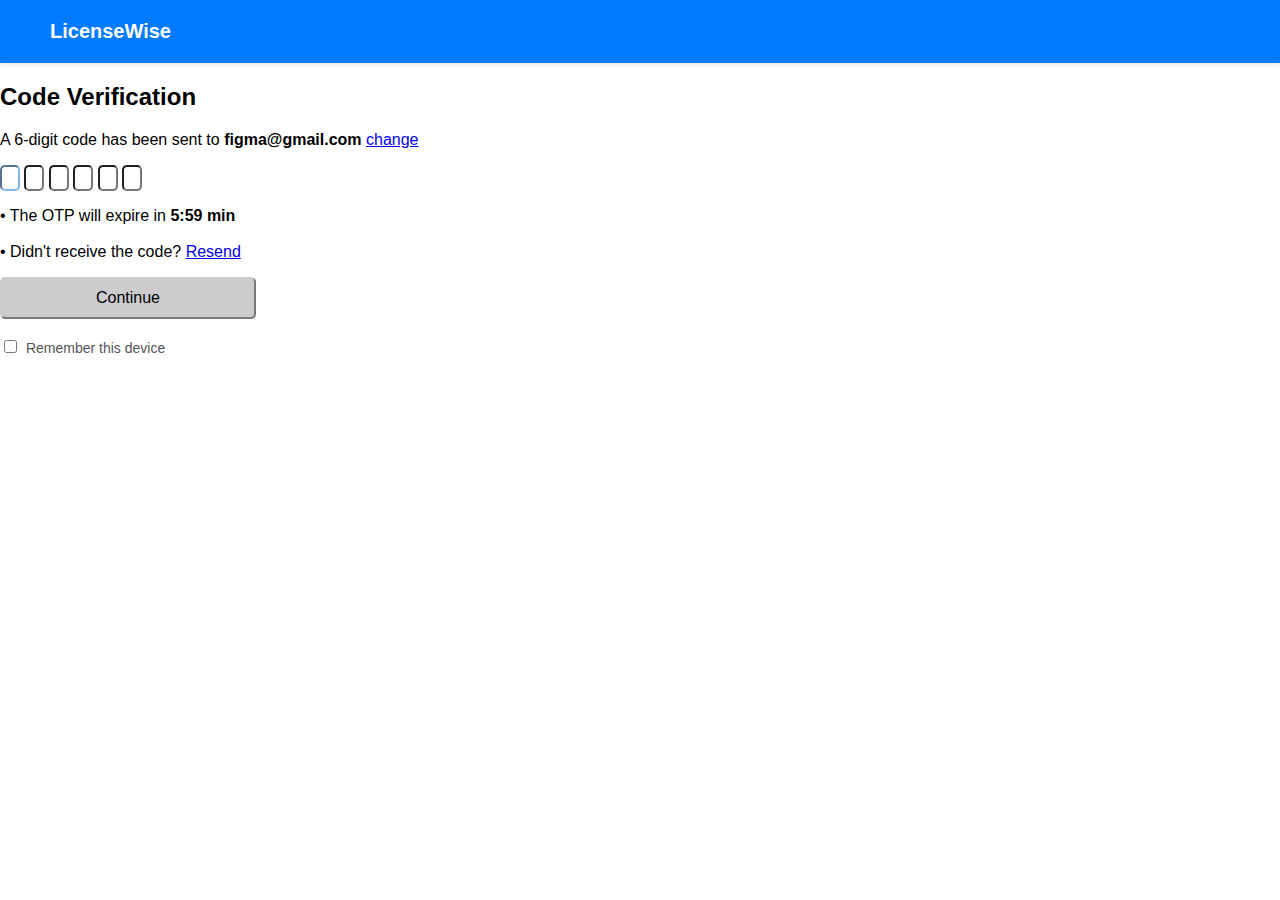
<file: html/codeverification1.html>
<!DOCTYPE html>
<html lang="en">
  <head>
    <meta charset="UTF-8" />
    <meta name="viewport" content="width=device-width, initial-scale=1.0" />
    <link rel="stylesheet" href="css/codeverification1.css" />
    <title>LicenseWise-CodeVerification</title>
  </head>
  <body>
    <nav class="navbar">
      <div class="navbar-logo">LicenseWise</div>
    </nav>
    <section class="signup-section">
      <h2 class="signup-title">Code Verification</h2>
      <p>
        A 6-digit code has been sent to <strong>figma@gmail.com </strong
        ><a href="soundcloud.com">change</a>
      </p>
      <div class="otp-input">
        <input type="text" name="" id="" class="otpbox1" />
        <input type="text" name="" id="" class="otpbox" />
        <input type="text" name="" id="" class="otpbox" />
        <input type="text" name="" id="" class="otpbox" />
        <input type="text" name="" id="" class="otpbox" />
        <input type="text" name="" id="" class="otpbox" />
      </div>
      <p>
        • The OTP will expire in <strong>5:59 min</strong><br />
        <br />
        • Didn't receive the code? <a href="#" class="resend-link">Resend</a>
      </p>
      <button class="continue-verification">Continue</button>
      <br /><br />
      <label class="remember-device">
        <input type="checkbox" /> Remember this device
      </label>
    </section>
  </body>
</html>
</file>
<file: Styles.css>
*{margin: 0;
padding: 0;
box-sizing: border-box;}

:root{
  --p-dark:#242526;
}

body{color: white;
/* background: #a0a0a0; */
}


.head{
  width: 100%;
    height: 500px;
    background: linear-gradient(rgb(0, 0, 0, 0.1), rgb(0, 0, 0, 0.1)), url(/Images/image\ 6.svg); 
    background-size: cover;
    display: flex;
    flex-direction: column; 
    /* justify-content: space-between;  */
    align-items: center; 
    gap: 100px;
    padding: 30px 60px;
    /* display: inline-flex; */
  }


.top{display: flex;
flex-direction: row;
align-items: center;
justify-content: space-between;
width: 100%;
/* height: 80px; */
/* background: #000; */
}

.top .left{display: flex;
flex-direction: row;
align-items: center;
width: 50%;
gap: 18px;
}

.logo{font-size: 36px;
  font-family: "dm sans";
}

.top a{text-decoration: none;
color: white;
transition: .2s;}

.top a:hover{color: #cccccc;}

.top a:active{color: #1A67CB;}

.top .left .left-span{
  font-size: 16px;
  font-family: "dm sans";
  display: flex;
  gap: 8px;
}


.top .right{display: flex;
align-items: center;
gap: 8px;
font-family: "dm sans";
font-size: 14px;
}

.top .right hr{
  border: 1px solid white;
  height: 30px;}

.lang{display: flex;
align-items: center;
gap: 3px;}

.btn{background: white;
  color: black;
  border-radius: 7px;
  border: none;
  padding: 10px 20px;
transition: .2s ease;
cursor: pointer;
}

  .btn:hover{
    transform: scale(0.95);
  }
  

.head-content{display: flex;
flex-direction: column;
align-items: center;
width: 70%;
gap: 20px;
}

.head-content h1{
  font-size: 48px;
  font-family: nunito;
font-weight: bold;}

.head-content p{
  font-family: "dm sans";
  font-size: 20px;
  text-align: center;}

.btn2{
  background: white;
  color: black;
  border-radius: 10px;
  border: none;
  padding: 15px 100px;
  transition: .2s ease;
  cursor: pointer;
}

.btn2:hover{
  transform: scale(0.95);
}

.features{display: flex;
flex-direction: column;
align-items: center;
gap: 20px;
margin-top: 50px;
padding: 0 50px;
color: black;

}

.features span{font-size: 36px;
font-family: nunito;}

.features .content{display: flex;
flex-direction: row;
align-items: center;
width: 100%;
/* background: #e02e2e; */
}

.divs{
  display: flex;
  flex-direction: column;
  gap: 20px;
  width: 60%;
}

.box{
  display: flex;
  align-items: center;
  gap: 20px;
  width: 500px;
height: 100px;
border-radius: 10px;
padding: 0 20px;
box-shadow: 0 2px 4px 2px rgba(0, 0, 0, 0.5);
font-family: serif;
/* background: rgb(61, 39, 39); */
}

.clock, .mobile{margin-left: 100px;}

.box .svg{
  /* width: 78px;
height: 72px; */
padding: 20px 25px;
display: flex;
align-items: center;
justify-content: center;
border-radius: 5px;
}

.document .doc{background: #780EFF;}

.clock .ck{background: #2DB54B;}

.dashboard .dash{background: #C86B4E;}

.mobile .mb{background: #1E1E1E;}


.description{display: flex;
flex-direction: column;
gap: 7px;}

.document h3{font-family: "nunito";
color: #780EFF;}

.clock h3{font-family: "nunito";
  color: #2DB54B;}

.dashboard h3{font-family: "nunito";
    color: #C86B4E;}

.mobile h3{font-family: "nunito";
      color: #1E1E1E;}

.description p{font-family: "dm sans";}

.img{width: 40%;}

/* .img img{} */

.management {display: flex;
flex-direction: column;
align-items: center;
gap: 100px;
margin: 50px 100px 0;

color: black;}

.management .heading{text-align: center;}

.management .heading span{font-size: 36px;
  font-family: nunito;}

.management .document{display: flex;
flex-direction: row;
gap: 20px;}

.management h1{font-size: 64px;
font-weight: 900;
font-family: "inter";
color: rgba(0, 0, 0, 0.4);}

.img-text{display: flex;
align-items: center;
gap: 20px;}

.text{text-align: center;}

.text h4{font-size: 32px;
font-family: "nunito";}

.text p{color: var(--p-dark);
font-size: 18px;
font-family: "dm sans";}

.management .reminder{
  display: flex;
flex-direction: row;
align-items: center;
gap: 20px;
}

.reminder .img-text{display: flex;
  align-items: flex-start;}

.management .track{display: flex;
  flex-direction: row;
  gap: 20px;}


  .benefit{
    margin: 50px 100px 0;
    display: flex;
    flex-direction: column;
    align-items: center;
    gap: 50px;
    color: black;
  }

  .benefit h1{font-size: 44px;
  font-weight: bold;
font-family: "nunito";}

  .flex{
    display: flex;
    flex-wrap: wrap;
    justify-content: center;
    gap: 25px;
  }

  .small{
    display: flex;
    align-items: center;
    gap: 15px;
    border: 1.5px solid black;
    border-radius: 15px;
    padding: 10px 18px;
    /* cursor: pointer;
    transition: .4s ease; */
}

/* .small:hover{} */

.small span{font-size: 16px;
font-family: "dm sans";
color:var(var(--p-dark));}

/* .box1{
  width: 241px;
  height: 50px;} */

  .circle{
    width: 15px;
    height: 15px;
    border-radius: 50px;
    background: #1A67CB;
  }

  .service{display: flex;
  flex-direction: row;
  align-items: center;
margin: 50px 100px;
color: black;}

.service .left{
  width: 50%;
display: flex;
flex-direction: column;
gap: 40px;
}

.service .left h1{font-size: 44px;
  font-weight: bold;
font-family: "nunito";}

.service .left p{font-size: 18px;
font-family: "nunito";}

.service .right{
  width: 50%;
display: flex;
flex-direction: column;
gap: 10px;}

.mid{display: flex;
align-items: center;
padding: 8px 15px;
gap: 20px;
border: 1.5px  solid #C2C2C2;
border-radius: 0 8px 8px 0 ;
transition: .2s linear;
cursor: pointer;}

.mid:hover{
  transform:translateX(-50px);
  border-left:5px solid #780EFF ;
}
.con{border-left:3px solid #C2C2C2 ;}

.av-text{display: flex;
flex-direction: column;
gap:10px;
}

.av-text span{font-size: 20px;
font-family: "nunito";
font-weight: 500;}

.av-text p{font-size: 16px;
font-family: "dm sans";}



footer{
  height: fit-content;
  background: #0E6FFF;
display: flex;
flex-direction: column;
/* gap: 20px; */
}

footer .top{
  display: flex;
  align-items: flex-start;
justify-content: space-between;
padding: 20px 20px 0;
margin-bottom: 50px;}

footer .top .p{
  display: flex;
  flex-direction: column;
  gap: 15px;}

.p h1{font-style: 44px;
font-family: "nunito";}

.p p{font-size: 16px;
font-family: "dm sans";
}

.p span{font-size: 32px;
font-family: "nunito";}

.top .list{
  list-style: none;
  display: flex;
  flex-direction: column;
  gap: 5px;
}

.top .list a{text-decoration: none;
color: #ffffff;
font-family: "dm sans";
font-size: 14px;
width: fit-content;
transition: .2s;}

.top ul a:hover{color: #1E1E1E;}

.fourth .info{
  list-style: none;
  display: flex;
  flex-direction: column;
  gap: 8px;
}

.fourth .info a{
  text-decoration: none;
  color: #ffffff;
  font-family: "dm sans";
  font-size: 16px;
  font-weight: bold;
  transition: .2s;
}

.info li i{margin-right: 10px;}

.socials{display: flex;
gap: 10px;
margin-top: 20px;}

.socials i{color: #0E6FFF;}

.social-box{background: white;
padding: 5px 10px;
border-radius: 3px;
transition: .2 ease;}

.social-box:hover{
  transform: scale(1.10);
}

.social-box:active{
  transform: scale(0.90);
}

footer hr{
  border: 1px solid rgb(255, 255, 255, 0.2);}

.bottom{
  display: flex;
justify-content: space-between;
padding: 30px;
font-size: 14px;
font-family: "dm sans";
}

.bottom ul{
  list-style: none;
  display: inline-flex;
  gap: 30px;}

  .bottom ul a{
    text-decoration: none;
  color: #ffffff;
  
  transition: .2s;
  }

  .bottom ul a:hover{color: #1E1E1E;}
</file>
<file: html/css/Styles.css>
*{margin: 0;
padding: 0;
box-sizing: border-box;}

:root{
  --p-dark:#242526;
}

body{color: white;
/* background: #a0a0a0; */
}


.head{
  width: 100%;
    height: 500px;
    background: linear-gradient(rgb(0, 0, 0, 0.1), rgb(0, 0, 0, 0.1)), url(/Images/image\ 6.svg); 
    background-size: cover;
    display: flex;
    flex-direction: column; 
    /* justify-content: space-between;  */
    align-items: center; 
    gap: 100px;
    padding: 30px 60px;
    /* display: inline-flex; */
  }


.top{display: flex;
flex-direction: row;
align-items: center;
justify-content: space-between;
width: 100%;
/* height: 80px; */
/* background: #000; */
}

.top .left{display: flex;
flex-direction: row;
align-items: center;
width: 50%;
gap: 18px;
}

.logo{font-size: 36px;
  font-family: "dm sans";
}

.top a{text-decoration: none;
color: white;
transition: .2s;}

.top a:hover{color: #cccccc;}

.top a:active{color: #1A67CB;}

.top .left .left-span{
  font-size: 16px;
  font-family: "dm sans";
  display: flex;
  gap: 8px;
}


.top .right{display: flex;
align-items: center;
gap: 8px;
font-family: "dm sans";
font-size: 14px;
}

.top .right hr{
  border: 1px solid white;
  height: 30px;}

.lang{display: flex;
align-items: center;
gap: 3px;}

.btn{background: white;
  color: black;
  border-radius: 7px;
  border: none;
  padding: 10px 20px;
transition: .2s ease;
cursor: pointer;
}

  .btn:hover{
    transform: scale(0.95);
  }
  

.head-content{display: flex;
flex-direction: column;
align-items: center;
width: 70%;
gap: 20px;
}

.head-content h1{
  font-size: 48px;
  font-family: nunito;
font-weight: bold;}

.head-content p{
  font-family: "dm sans";
  font-size: 20px;
  text-align: center;}

.btn2{
  background: white;
  color: black;
  border-radius: 10px;
  border: none;
  padding: 15px 100px;
  transition: .2s ease;
  cursor: pointer;
}

.btn2:hover{
  transform: scale(0.95);
}

.features{display: flex;
flex-direction: column;
align-items: center;
gap: 20px;
margin-top: 50px;
padding: 0 50px;
color: black;

}

.features span{font-size: 36px;
font-family: nunito;}

.features .content{display: flex;
flex-direction: row;
align-items: center;
width: 100%;
/* background: #e02e2e; */
}

.divs{
  display: flex;
  flex-direction: column;
  gap: 20px;
  width: 60%;
}

.box{
  display: flex;
  align-items: center;
  gap: 20px;
  width: 500px;
height: 100px;
border-radius: 10px;
padding: 0 20px;
box-shadow: 0 2px 4px 2px rgba(0, 0, 0, 0.5);
font-family: serif;
/* background: rgb(61, 39, 39); */
}

.clock, .mobile{margin-left: 100px;}

.box .svg{
  /* width: 78px;
height: 72px; */
padding: 20px 25px;
display: flex;
align-items: center;
justify-content: center;
border-radius: 5px;
}

.document .doc{background: #780EFF;}

.clock .ck{background: #2DB54B;}

.dashboard .dash{background: #C86B4E;}

.mobile .mb{background: #1E1E1E;}


.description{display: flex;
flex-direction: column;
gap: 7px;}

.document h3{font-family: "nunito";
color: #780EFF;}

.clock h3{font-family: "nunito";
  color: #2DB54B;}

.dashboard h3{font-family: "nunito";
    color: #C86B4E;}

.mobile h3{font-family: "nunito";
      color: #1E1E1E;}

.description p{font-family: "dm sans";}

.img{width: 40%;}

/* .img img{} */

.management {display: flex;
flex-direction: column;
align-items: center;
gap: 100px;
margin: 50px 100px 0;

color: black;}

.management .heading{text-align: center;}

.management .heading span{font-size: 36px;
  font-family: nunito;}

.management .document{display: flex;
flex-direction: row;
gap: 20px;}

.management h1{font-size: 64px;
font-weight: 900;
font-family: "inter";
color: rgba(0, 0, 0, 0.4);}

.img-text{display: flex;
align-items: center;
gap: 20px;}

.text{text-align: center;}

.text h4{font-size: 32px;
font-family: "nunito";}

.text p{color: var(--p-dark);
font-size: 18px;
font-family: "dm sans";}

.management .reminder{
  display: flex;
flex-direction: row;
align-items: center;
gap: 20px;
}

.reminder .img-text{display: flex;
  align-items: flex-start;}

.management .track{display: flex;
  flex-direction: row;
  gap: 20px;}


  .benefit{
    margin: 50px 100px 0;
    display: flex;
    flex-direction: column;
    align-items: center;
    gap: 50px;
    color: black;
  }

  .benefit h1{font-size: 44px;
  font-weight: bold;
font-family: "nunito";}

  .flex{
    display: flex;
    flex-wrap: wrap;
    justify-content: center;
    gap: 25px;
  }

  .small{
    display: flex;
    align-items: center;
    gap: 15px;
    border: 1.5px solid black;
    border-radius: 15px;
    padding: 10px 18px;
    /* cursor: pointer;
    transition: .4s ease; */
}

/* .small:hover{} */

.small span{font-size: 16px;
font-family: "dm sans";
color:var(var(--p-dark));}

/* .box1{
  width: 241px;
  height: 50px;} */

  .circle{
    width: 15px;
    height: 15px;
    border-radius: 50px;
    background: #1A67CB;
  }

  .service{display: flex;
  flex-direction: row;
  align-items: center;
margin: 50px 100px;
color: black;}

.service .left{
  width: 50%;
display: flex;
flex-direction: column;
gap: 40px;
}

.service .left h1{font-size: 44px;
  font-weight: bold;
font-family: "nunito";}

.service .left p{font-size: 18px;
font-family: "nunito";}

.service .right{
  width: 50%;
display: flex;
flex-direction: column;
gap: 10px;}

.mid{display: flex;
align-items: center;
padding: 8px 15px;
gap: 20px;
border: 1.5px  solid #C2C2C2;
border-radius: 0 8px 8px 0 ;
transition: .2s linear;
cursor: pointer;}

.mid:hover{
  transform:translateX(-50px);
  border-left:5px solid #780EFF ;
}
.con{border-left:3px solid #C2C2C2 ;}

.av-text{display: flex;
flex-direction: column;
gap:10px;
}

.av-text span{font-size: 20px;
font-family: "nunito";
font-weight: 500;}

.av-text p{font-size: 16px;
font-family: "dm sans";}



footer{
  height: fit-content;
  background: #0E6FFF;
display: flex;
flex-direction: column;
/* gap: 20px; */
}

footer .top{
  display: flex;
  align-items: flex-start;
justify-content: space-between;
padding: 20px 20px 0;
margin-bottom: 50px;}

footer .top .p{
  display: flex;
  flex-direction: column;
  gap: 15px;}

.p h1{font-style: 44px;
font-family: "nunito";}

.p p{font-size: 16px;
font-family: "dm sans";
}

.p span{font-size: 32px;
font-family: "nunito";}

.top .list{
  list-style: none;
  display: flex;
  flex-direction: column;
  gap: 5px;
}

.top .list a{text-decoration: none;
color: #ffffff;
font-family: "dm sans";
font-size: 14px;
width: fit-content;
transition: .2s;}

.top ul a:hover{color: #1E1E1E;}

.fourth .info{
  list-style: none;
  display: flex;
  flex-direction: column;
  gap: 8px;
}

.fourth .info a{
  text-decoration: none;
  color: #ffffff;
  font-family: "dm sans";
  font-size: 16px;
  font-weight: bold;
  transition: .2s;
}

.info li i{margin-right: 10px;}

.socials{display: flex;
gap: 10px;
margin-top: 20px;}

.socials i{color: #0E6FFF;}

.social-box{background: white;
padding: 5px 10px;
border-radius: 3px;
transition: .2 ease;}

.social-box:hover{
  transform: scale(1.10);
}

.social-box:active{
  transform: scale(0.90);
}

footer hr{
  border: 1px solid rgb(255, 255, 255, 0.2);}

.bottom{
  display: flex;
justify-content: space-between;
padding: 30px;
font-size: 14px;
font-family: "dm sans";
}

.bottom ul{
  list-style: none;
  display: inline-flex;
  gap: 30px;}

  .bottom ul a{
    text-decoration: none;
  color: #ffffff;
  
  transition: .2s;
  }

  .bottom ul a:hover{color: #1E1E1E;}
</file>
<file: html/css/codeverification1.css>
body {
    margin: 0;
    font-family: Arial, sans-serif;
  }
  
  .navbar {
    display: flex;
    justify-content: space-between;
    align-items: center;
    padding: 20px 50px;
    background-color: #007aff; 
    color: white;
    box-shadow: 0 2px 4px rgba(0, 0, 0, 0.1);
  }
  
  .navbar-logo {
    font-size: 20px;
    font-weight: bold;
  }
  
  
  .otpbox {
    width: 12px;
    height: 20px;
    border-radius: 5px;
  }
  .otpbox1{
      width: 12px;
    height: 20px;
    border-color: #83b5eb;
    border-radius: 5px;
  }
  
  .continue-verification {
    color: black;
    background-color: #cccccf;
    border-color: #cccccc;
    border-radius: 5px;
    width: 20%;
    padding: 10px;
    font-size: 16px;
    font-family: Arial, sans-serif;
  }
  
  .continue-verification:hover {
     color: white;
     background-color: #007aff; 
     border-color: #007aff;
  }
  .remember-device {
    font-size: 14px;
    color: #555;
  }
  
  .remember-device input {
    margin-right: 5px;
  }
</file>
